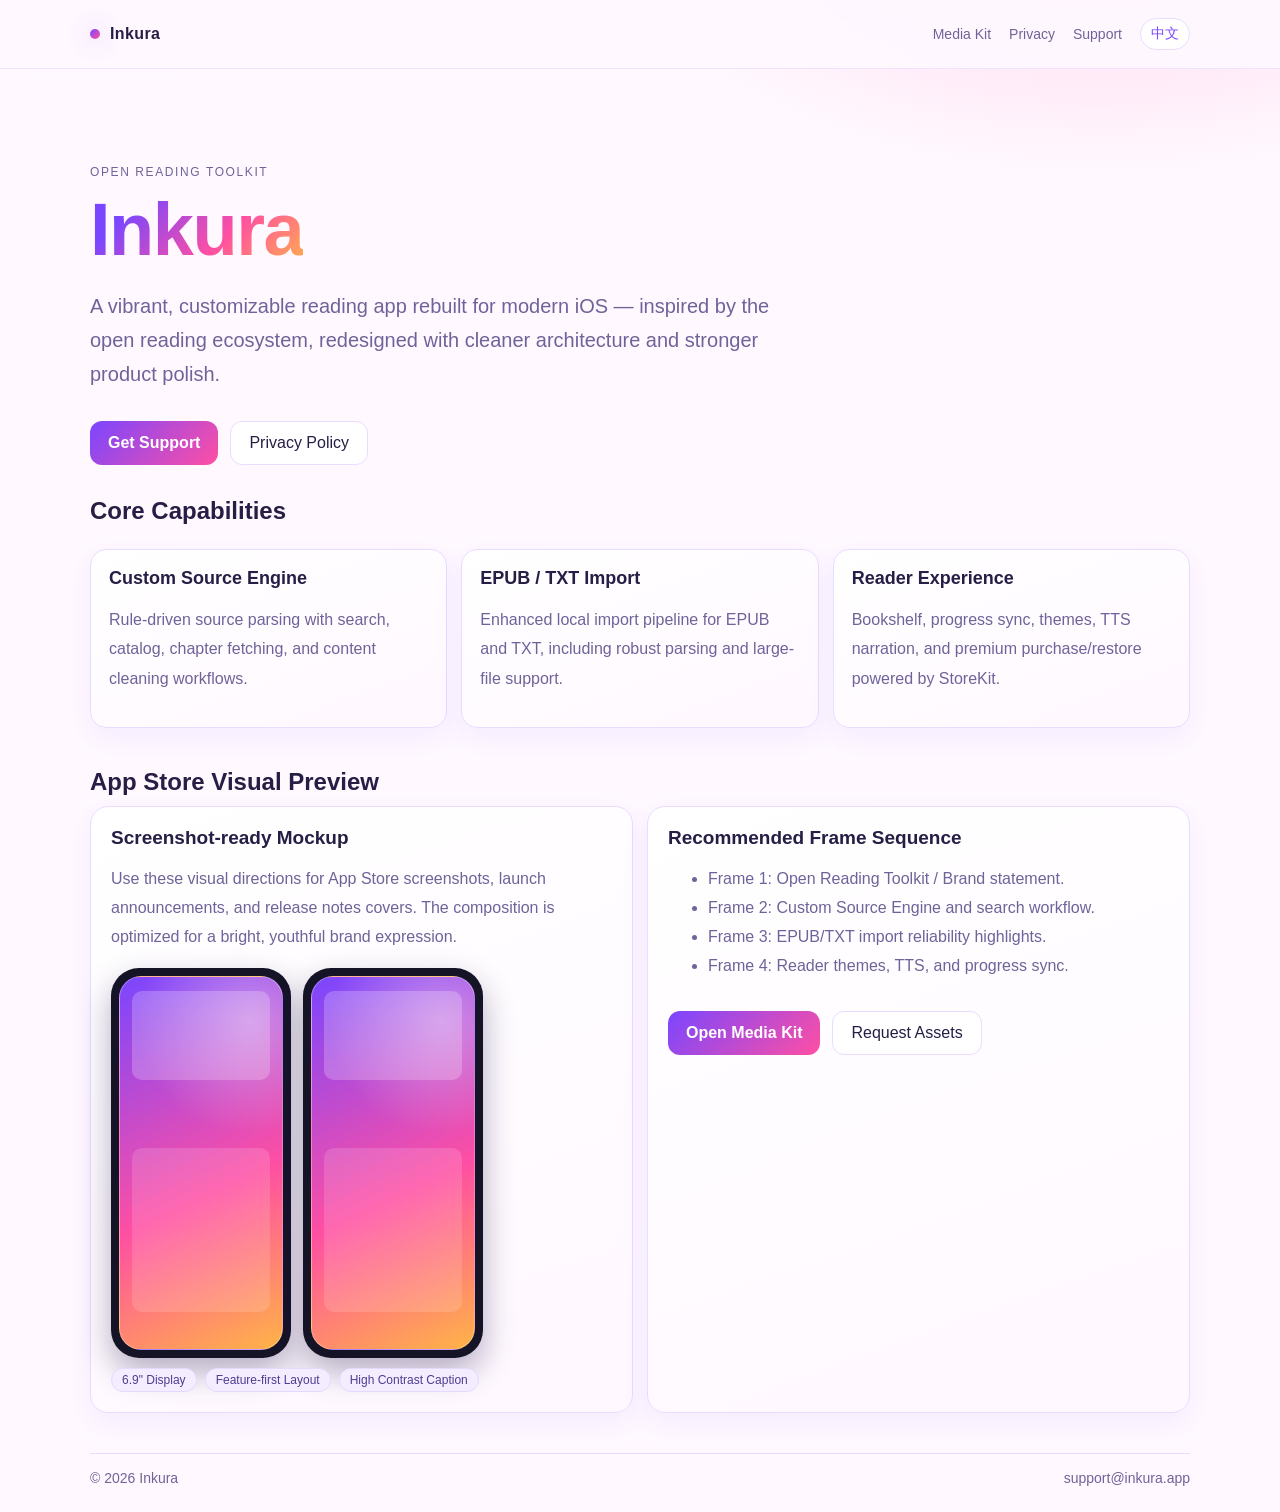
<file: index.html>
<!doctype html>
<html lang="en">
<head>
  <meta charset="UTF-8" />
  <meta name="viewport" content="width=device-width, initial-scale=1.0" />
  <title>Inkura · Vibrant Reading Toolkit</title>
  <meta name="description" content="Inkura is a modern reading toolkit with custom sources, local EPUB/TXT import, and immersive reading experience." />
  <link rel="stylesheet" href="./styles.css" />
</head>
<body>
  <header class="topbar">
    <div class="shell topbar-inner">
      <a class="brand" href="./index.html"><span class="dot"></span>Inkura</a>
      <nav class="nav">
        <a href="./media-kit.html">Media Kit</a>
        <a href="./privacy.html">Privacy</a>
        <a href="./support.html">Support</a>
        <a class="lang" href="./zh/index.html">中文</a>
      </nav>
    </div>
  </header>

  <main class="shell">
    <section class="hero">
      <p class="eyebrow">Open Reading Toolkit</p>
      <h1><span class="gradient-text">Inkura</span></h1>
      <p class="subtitle">A vibrant, customizable reading app rebuilt for modern iOS — inspired by the open reading ecosystem, redesigned with cleaner architecture and stronger product polish.</p>
      <div class="actions">
        <a class="btn primary" href="./support.html">Get Support</a>
        <a class="btn" href="./privacy.html">Privacy Policy</a>
      </div>
    </section>

    <section>
      <h2 class="section-title">Core Capabilities</h2>
      <div class="grid">
        <article class="card">
          <h3>Custom Source Engine</h3>
          <p>Rule-driven source parsing with search, catalog, chapter fetching, and content cleaning workflows.</p>
        </article>
        <article class="card">
          <h3>EPUB / TXT Import</h3>
          <p>Enhanced local import pipeline for EPUB and TXT, including robust parsing and large-file support.</p>
        </article>
        <article class="card">
          <h3>Reader Experience</h3>
          <p>Bookshelf, progress sync, themes, TTS narration, and premium purchase/restore powered by StoreKit.</p>
        </article>
      </div>
    </section>

    <section>
      <h2 class="section-title">App Store Visual Preview</h2>
      <div class="showcase">
        <article class="panel">
          <h3>Screenshot-ready Mockup</h3>
          <p>Use these visual directions for App Store screenshots, launch announcements, and release notes covers. The composition is optimized for a bright, youthful brand expression.</p>
          <div class="mockup-wrap">
            <div class="phone"><div class="phone-screen"></div></div>
            <div class="phone"><div class="phone-screen"></div></div>
          </div>
          <div class="chips">
            <span class="chip">6.9" Display</span>
            <span class="chip">Feature-first Layout</span>
            <span class="chip">High Contrast Caption</span>
          </div>
        </article>
        <article class="panel">
          <h3>Recommended Frame Sequence</h3>
          <ul>
            <li>Frame 1: Open Reading Toolkit / Brand statement.</li>
            <li>Frame 2: Custom Source Engine and search workflow.</li>
            <li>Frame 3: EPUB/TXT import reliability highlights.</li>
            <li>Frame 4: Reader themes, TTS, and progress sync.</li>
          </ul>
          <div class="actions">
            <a class="btn primary" href="./media-kit.html">Open Media Kit</a>
            <a class="btn" href="mailto:support@inkura.app">Request Assets</a>
          </div>
        </article>
      </div>
    </section>

    <footer>
      <span>© 2026 Inkura</span>
      <a href="mailto:support@inkura.app">support@inkura.app</a>
    </footer>
  </main>
</body>
</html>
</file>
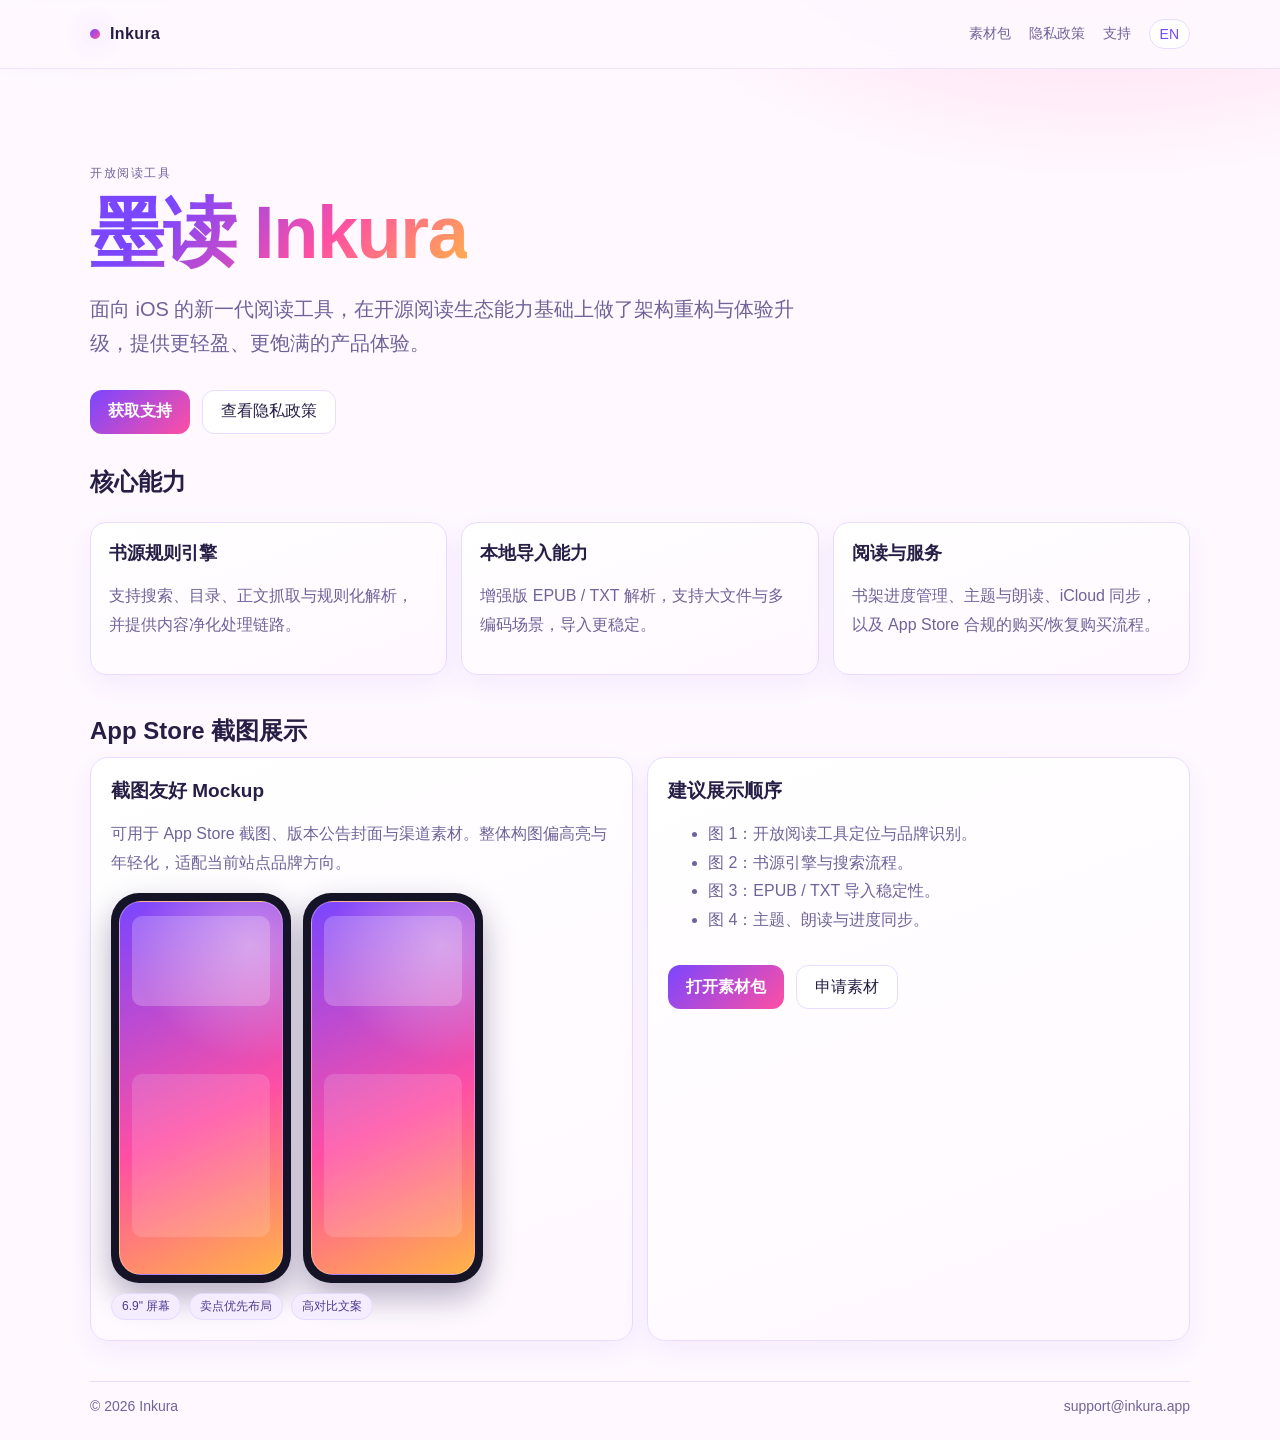
<file: zh/index.html>
<!doctype html>
<html lang="zh-CN">
<head>
  <meta charset="UTF-8" />
  <meta name="viewport" content="width=device-width, initial-scale=1.0" />
  <title>Inkura · 墨读</title>
  <meta name="description" content="墨读 Inkura，基于开源阅读生态重构的现代化阅读工具。" />
  <link rel="stylesheet" href="../styles.css" />
</head>
<body>
  <header class="topbar">
    <div class="shell topbar-inner">
      <a class="brand" href="./index.html"><span class="dot"></span>Inkura</a>
      <nav class="nav">
        <a href="./media-kit.html">素材包</a>
        <a href="./privacy.html">隐私政策</a>
        <a href="./support.html">支持</a>
        <a class="lang" href="../index.html">EN</a>
      </nav>
    </div>
  </header>

  <main class="shell">
    <section class="hero">
      <p class="eyebrow">开放阅读工具</p>
      <h1><span class="gradient-text">墨读 Inkura</span></h1>
      <p class="subtitle">面向 iOS 的新一代阅读工具，在开源阅读生态能力基础上做了架构重构与体验升级，提供更轻盈、更饱满的产品体验。</p>
      <div class="actions">
        <a class="btn primary" href="./support.html">获取支持</a>
        <a class="btn" href="./privacy.html">查看隐私政策</a>
      </div>
    </section>

    <section>
      <h2 class="section-title">核心能力</h2>
      <div class="grid">
        <article class="card">
          <h3>书源规则引擎</h3>
          <p>支持搜索、目录、正文抓取与规则化解析，并提供内容净化处理链路。</p>
        </article>
        <article class="card">
          <h3>本地导入能力</h3>
          <p>增强版 EPUB / TXT 解析，支持大文件与多编码场景，导入更稳定。</p>
        </article>
        <article class="card">
          <h3>阅读与服务</h3>
          <p>书架进度管理、主题与朗读、iCloud 同步，以及 App Store 合规的购买/恢复购买流程。</p>
        </article>
      </div>
    </section>

    <section>
      <h2 class="section-title">App Store 截图展示</h2>
      <div class="showcase">
        <article class="panel">
          <h3>截图友好 Mockup</h3>
          <p>可用于 App Store 截图、版本公告封面与渠道素材。整体构图偏高亮与年轻化，适配当前站点品牌方向。</p>
          <div class="mockup-wrap">
            <div class="phone"><div class="phone-screen"></div></div>
            <div class="phone"><div class="phone-screen"></div></div>
          </div>
          <div class="chips">
            <span class="chip">6.9" 屏幕</span>
            <span class="chip">卖点优先布局</span>
            <span class="chip">高对比文案</span>
          </div>
        </article>
        <article class="panel">
          <h3>建议展示顺序</h3>
          <ul>
            <li>图 1：开放阅读工具定位与品牌识别。</li>
            <li>图 2：书源引擎与搜索流程。</li>
            <li>图 3：EPUB / TXT 导入稳定性。</li>
            <li>图 4：主题、朗读与进度同步。</li>
          </ul>
          <div class="actions">
            <a class="btn primary" href="./media-kit.html">打开素材包</a>
            <a class="btn" href="mailto:support@inkura.app">申请素材</a>
          </div>
        </article>
      </div>
    </section>

    <footer>
      <span>© 2026 Inkura</span>
      <a href="mailto:support@inkura.app">support@inkura.app</a>
    </footer>
  </main>
</body>
</html>
</file>
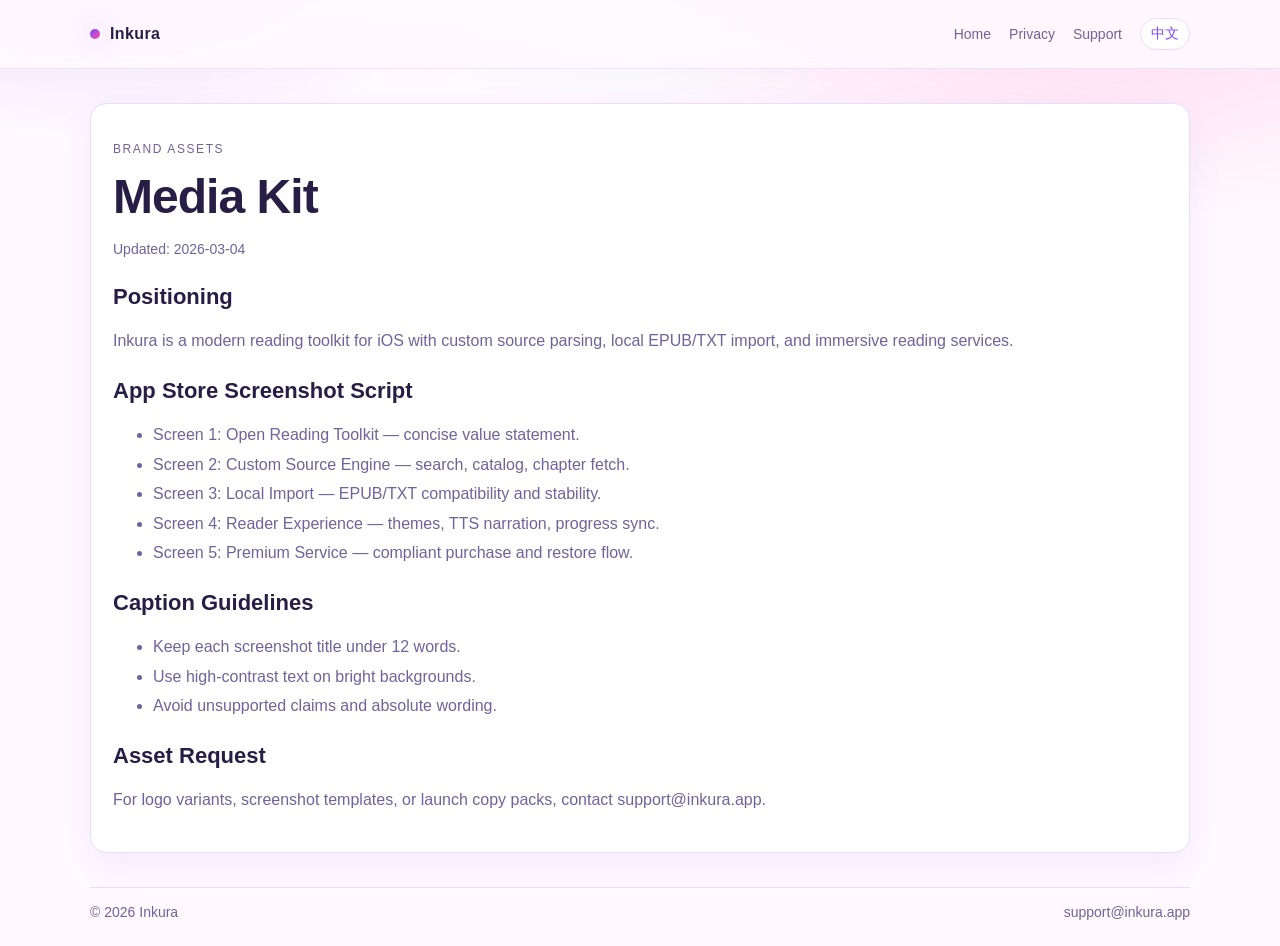
<file: media-kit.html>
<!doctype html>
<html lang="en">
<head>
  <meta charset="UTF-8" />
  <meta name="viewport" content="width=device-width, initial-scale=1.0" />
  <title>Inkura · Media Kit</title>
  <meta name="description" content="Inkura media kit for App Store screenshots, feature copy, and brand usage." />
  <link rel="stylesheet" href="./styles.css" />
</head>
<body>
  <header class="topbar">
    <div class="shell topbar-inner">
      <a class="brand" href="./index.html"><span class="dot"></span>Inkura</a>
      <nav class="nav">
        <a href="./index.html">Home</a>
        <a href="./privacy.html">Privacy</a>
        <a href="./support.html">Support</a>
        <a class="lang" href="./zh/media-kit.html">中文</a>
      </nav>
    </div>
  </header>

  <main class="shell">
    <article class="doc">
      <p class="eyebrow">Brand Assets</p>
      <h1>Media Kit</h1>
      <p class="meta">Updated: 2026-03-04</p>

      <h2>Positioning</h2>
      <p>Inkura is a modern reading toolkit for iOS with custom source parsing, local EPUB/TXT import, and immersive reading services.</p>

      <h2>App Store Screenshot Script</h2>
      <ul>
        <li>Screen 1: Open Reading Toolkit — concise value statement.</li>
        <li>Screen 2: Custom Source Engine — search, catalog, chapter fetch.</li>
        <li>Screen 3: Local Import — EPUB/TXT compatibility and stability.</li>
        <li>Screen 4: Reader Experience — themes, TTS narration, progress sync.</li>
        <li>Screen 5: Premium Service — compliant purchase and restore flow.</li>
      </ul>

      <h2>Caption Guidelines</h2>
      <ul>
        <li>Keep each screenshot title under 12 words.</li>
        <li>Use high-contrast text on bright backgrounds.</li>
        <li>Avoid unsupported claims and absolute wording.</li>
      </ul>

      <h2>Asset Request</h2>
      <p>For logo variants, screenshot templates, or launch copy packs, contact <a href="mailto:support@inkura.app">support@inkura.app</a>.</p>
    </article>

    <footer>
      <span>© 2026 Inkura</span>
      <a href="mailto:support@inkura.app">support@inkura.app</a>
    </footer>
  </main>
</body>
</html>
</file>
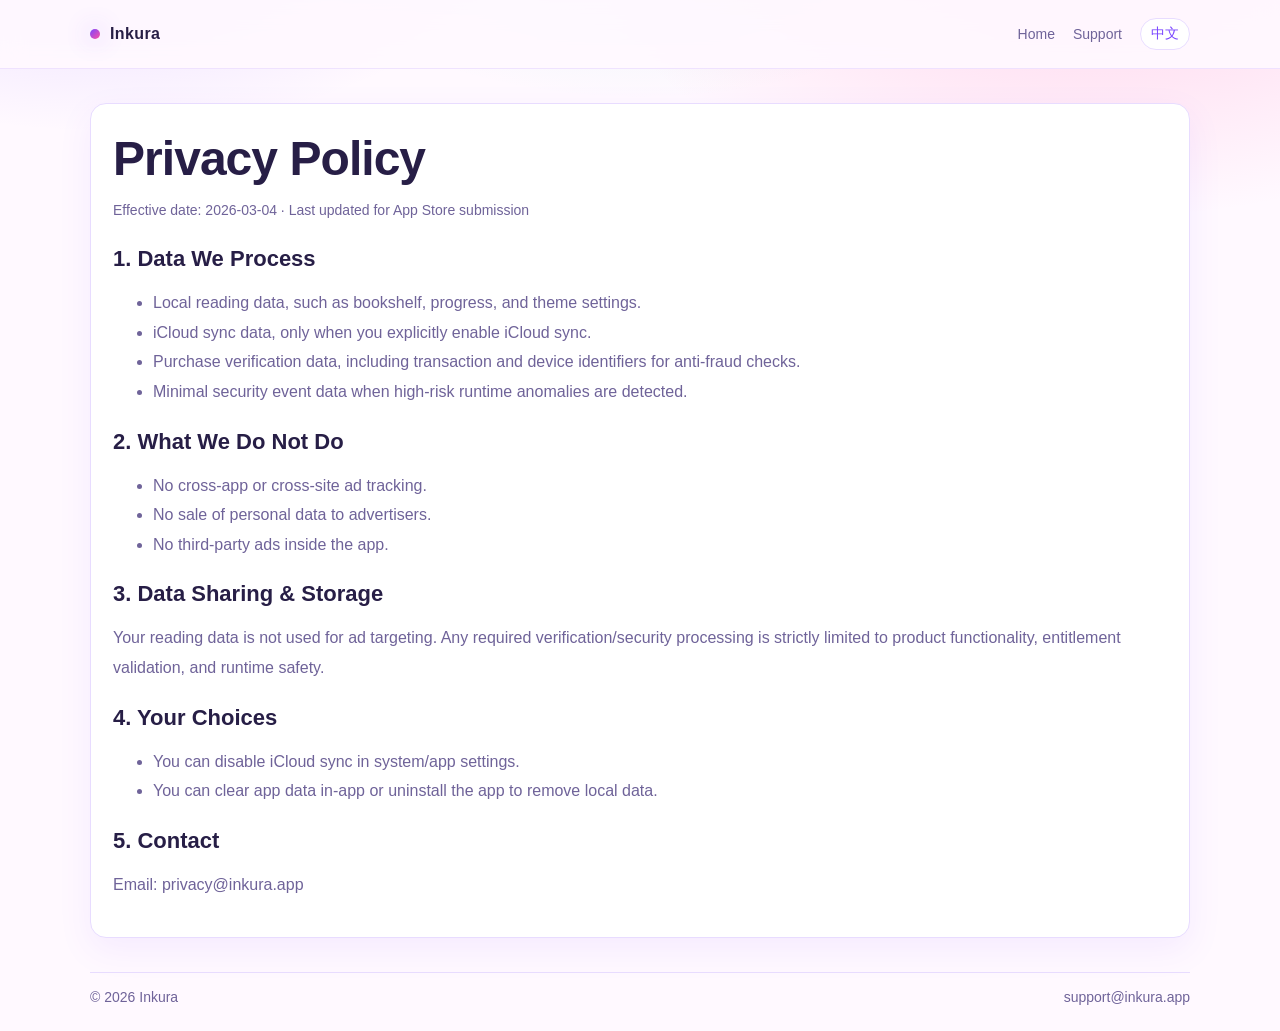
<file: privacy.html>
<!doctype html>
<html lang="en">
<head>
  <meta charset="UTF-8" />
  <meta name="viewport" content="width=device-width, initial-scale=1.0" />
  <title>Privacy Policy · Inkura</title>
  <meta name="description" content="Privacy and data processing statement for Inkura reading app." />
  <link rel="stylesheet" href="./styles.css" />
</head>
<body>
  <header class="topbar">
    <div class="shell topbar-inner">
      <a class="brand" href="./index.html"><span class="dot"></span>Inkura</a>
      <nav class="nav">
        <a href="./index.html">Home</a>
        <a href="./support.html">Support</a>
        <a class="lang" href="./zh/privacy.html">中文</a>
      </nav>
    </div>
  </header>

  <main class="shell">
    <section class="doc">
      <h1>Privacy Policy</h1>
      <p class="meta">Effective date: 2026-03-04 · Last updated for App Store submission</p>

      <h2>1. Data We Process</h2>
      <ul>
        <li>Local reading data, such as bookshelf, progress, and theme settings.</li>
        <li>iCloud sync data, only when you explicitly enable iCloud sync.</li>
        <li>Purchase verification data, including transaction and device identifiers for anti-fraud checks.</li>
        <li>Minimal security event data when high-risk runtime anomalies are detected.</li>
      </ul>

      <h2>2. What We Do Not Do</h2>
      <ul>
        <li>No cross-app or cross-site ad tracking.</li>
        <li>No sale of personal data to advertisers.</li>
        <li>No third-party ads inside the app.</li>
      </ul>

      <h2>3. Data Sharing & Storage</h2>
      <p>Your reading data is not used for ad targeting. Any required verification/security processing is strictly limited to product functionality, entitlement validation, and runtime safety.</p>

      <h2>4. Your Choices</h2>
      <ul>
        <li>You can disable iCloud sync in system/app settings.</li>
        <li>You can clear app data in-app or uninstall the app to remove local data.</li>
      </ul>

      <h2>5. Contact</h2>
      <p>Email: <a href="mailto:privacy@inkura.app">privacy@inkura.app</a></p>
    </section>

    <footer>
      <span>© 2026 Inkura</span>
      <a href="mailto:support@inkura.app">support@inkura.app</a>
    </footer>
  </main>
</body>
</html>
</file>
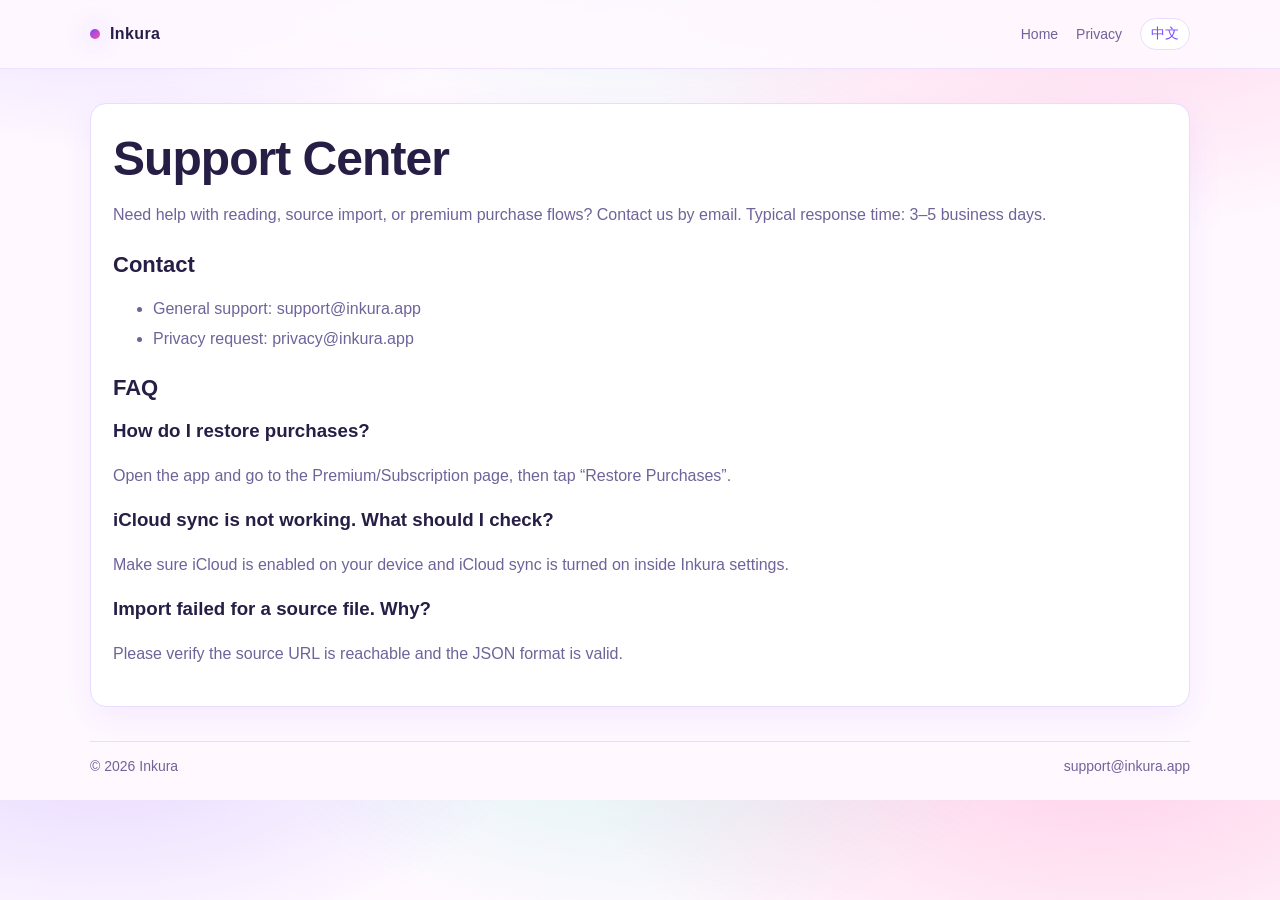
<file: support.html>
<!doctype html>
<html lang="en">
<head>
  <meta charset="UTF-8" />
  <meta name="viewport" content="width=device-width, initial-scale=1.0" />
  <title>Support · Inkura</title>
  <meta name="description" content="Inkura support center, purchase help, and troubleshooting." />
  <link rel="stylesheet" href="./styles.css" />
</head>
<body>
  <header class="topbar">
    <div class="shell topbar-inner">
      <a class="brand" href="./index.html"><span class="dot"></span>Inkura</a>
      <nav class="nav">
        <a href="./index.html">Home</a>
        <a href="./privacy.html">Privacy</a>
        <a class="lang" href="./zh/support.html">中文</a>
      </nav>
    </div>
  </header>

  <main class="shell">
    <section class="doc">
      <h1>Support Center</h1>
      <p>Need help with reading, source import, or premium purchase flows? Contact us by email. Typical response time: 3–5 business days.</p>

      <h2>Contact</h2>
      <ul>
        <li>General support: <a href="mailto:support@inkura.app">support@inkura.app</a></li>
        <li>Privacy request: <a href="mailto:privacy@inkura.app">privacy@inkura.app</a></li>
      </ul>

      <h2>FAQ</h2>

      <h3>How do I restore purchases?</h3>
      <p>Open the app and go to the Premium/Subscription page, then tap “Restore Purchases”.</p>

      <h3>iCloud sync is not working. What should I check?</h3>
      <p>Make sure iCloud is enabled on your device and iCloud sync is turned on inside Inkura settings.</p>

      <h3>Import failed for a source file. Why?</h3>
      <p>Please verify the source URL is reachable and the JSON format is valid.</p>
    </section>

    <footer>
      <span>© 2026 Inkura</span>
      <a href="mailto:support@inkura.app">support@inkura.app</a>
    </footer>
  </main>
</body>
</html>
</file>
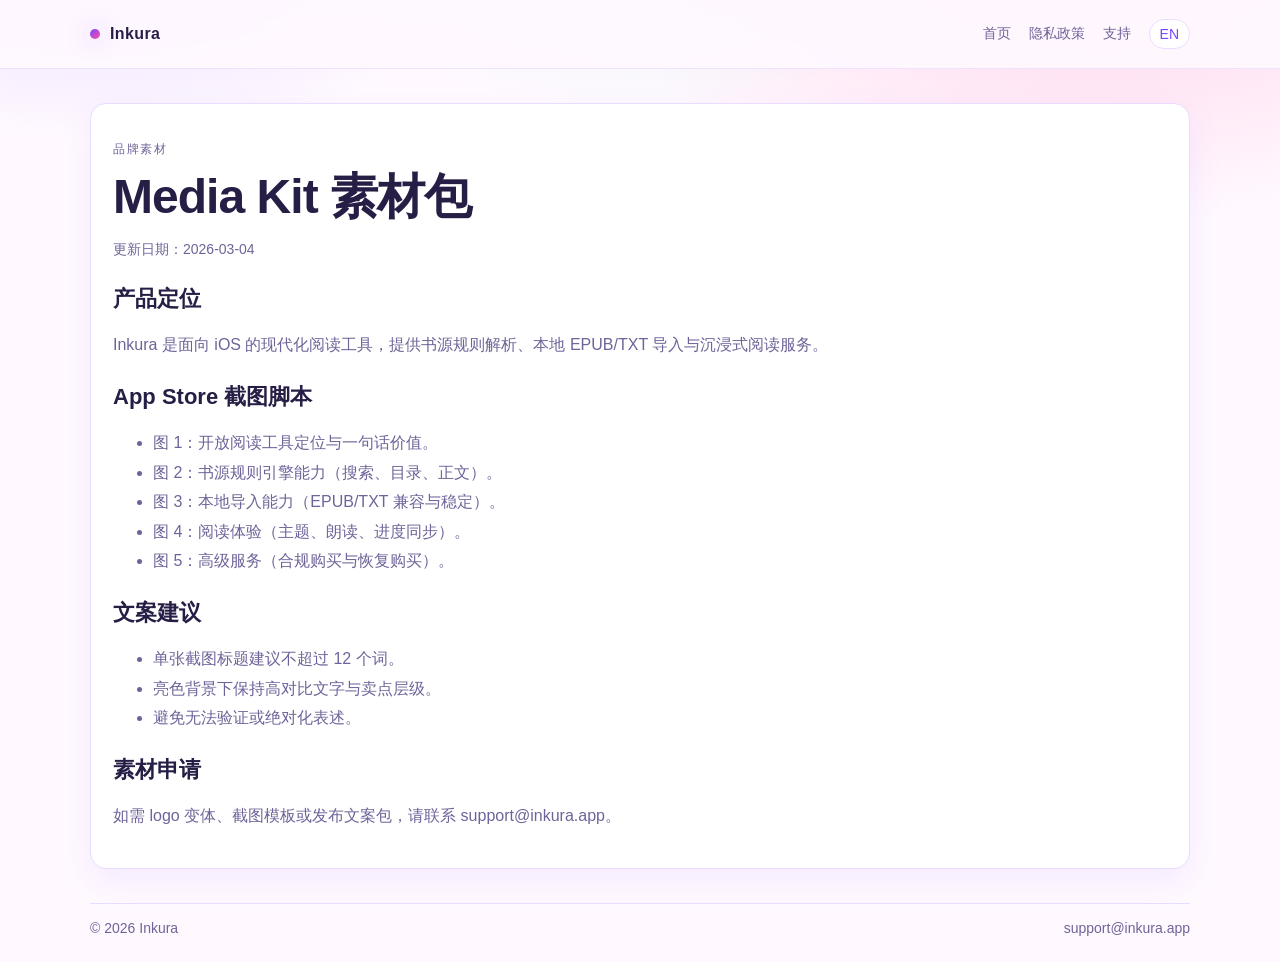
<file: zh/media-kit.html>
<!doctype html>
<html lang="zh-CN">
<head>
  <meta charset="UTF-8" />
  <meta name="viewport" content="width=device-width, initial-scale=1.0" />
  <title>Inkura · 素材包</title>
  <meta name="description" content="Inkura 素材包：用于 App Store 截图文案、品牌展示与发布素材。" />
  <link rel="stylesheet" href="../styles.css" />
</head>
<body>
  <header class="topbar">
    <div class="shell topbar-inner">
      <a class="brand" href="./index.html"><span class="dot"></span>Inkura</a>
      <nav class="nav">
        <a href="./index.html">首页</a>
        <a href="./privacy.html">隐私政策</a>
        <a href="./support.html">支持</a>
        <a class="lang" href="../media-kit.html">EN</a>
      </nav>
    </div>
  </header>

  <main class="shell">
    <article class="doc">
      <p class="eyebrow">品牌素材</p>
      <h1>Media Kit 素材包</h1>
      <p class="meta">更新日期：2026-03-04</p>

      <h2>产品定位</h2>
      <p>Inkura 是面向 iOS 的现代化阅读工具，提供书源规则解析、本地 EPUB/TXT 导入与沉浸式阅读服务。</p>

      <h2>App Store 截图脚本</h2>
      <ul>
        <li>图 1：开放阅读工具定位与一句话价值。</li>
        <li>图 2：书源规则引擎能力（搜索、目录、正文）。</li>
        <li>图 3：本地导入能力（EPUB/TXT 兼容与稳定）。</li>
        <li>图 4：阅读体验（主题、朗读、进度同步）。</li>
        <li>图 5：高级服务（合规购买与恢复购买）。</li>
      </ul>

      <h2>文案建议</h2>
      <ul>
        <li>单张截图标题建议不超过 12 个词。</li>
        <li>亮色背景下保持高对比文字与卖点层级。</li>
        <li>避免无法验证或绝对化表述。</li>
      </ul>

      <h2>素材申请</h2>
      <p>如需 logo 变体、截图模板或发布文案包，请联系 <a href="mailto:support@inkura.app">support@inkura.app</a>。</p>
    </article>

    <footer>
      <span>© 2026 Inkura</span>
      <a href="mailto:support@inkura.app">support@inkura.app</a>
    </footer>
  </main>
</body>
</html>
</file>
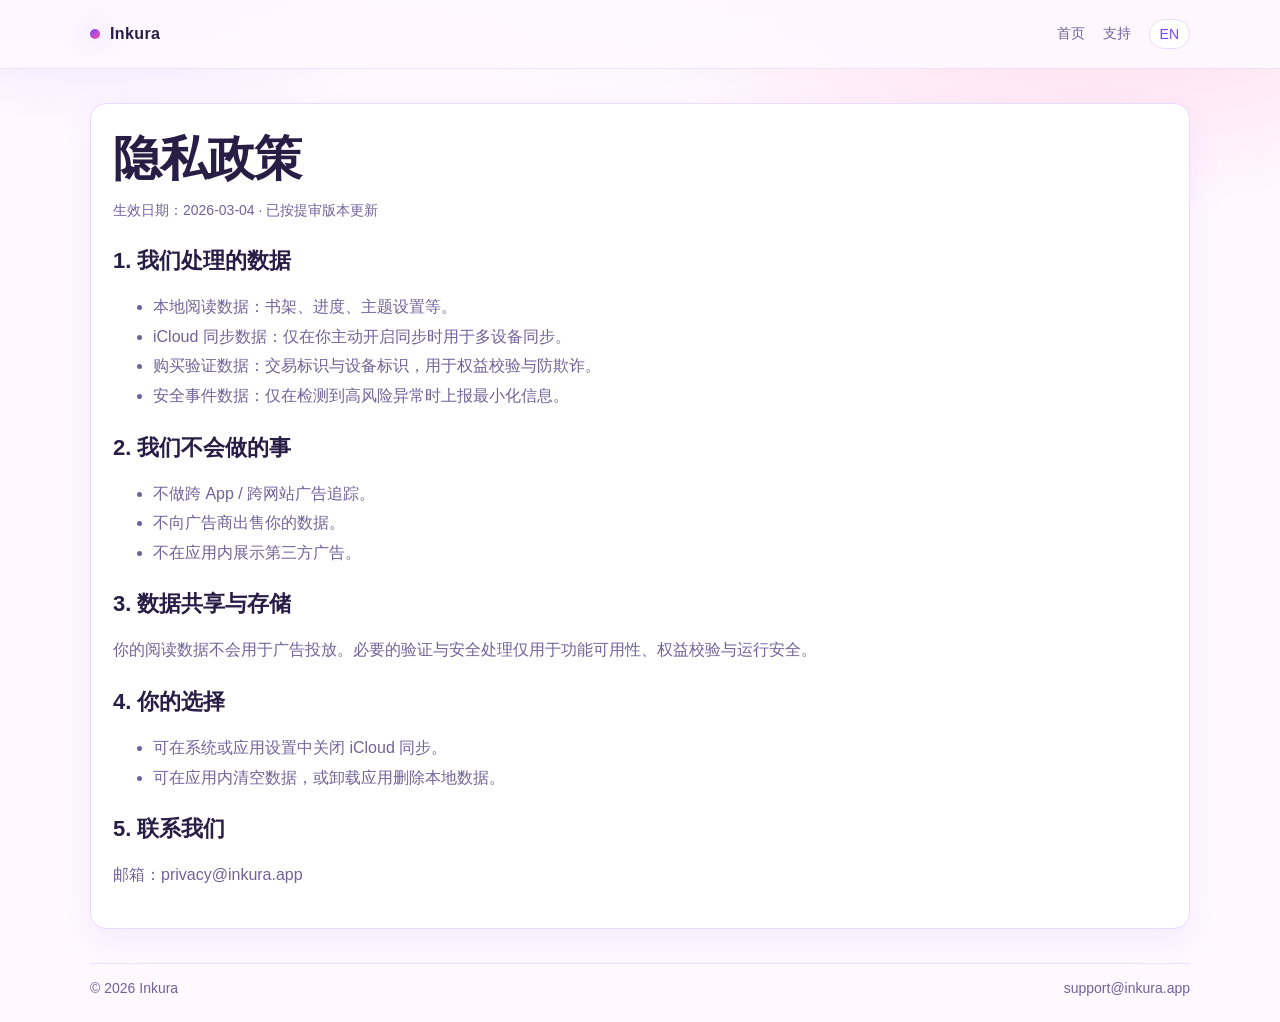
<file: zh/privacy.html>
<!doctype html>
<html lang="zh-CN">
<head>
  <meta charset="UTF-8" />
  <meta name="viewport" content="width=device-width, initial-scale=1.0" />
  <title>隐私政策 · Inkura</title>
  <meta name="description" content="Inkura 墨读隐私与数据处理说明" />
  <link rel="stylesheet" href="../styles.css" />
</head>
<body>
  <header class="topbar">
    <div class="shell topbar-inner">
      <a class="brand" href="./index.html"><span class="dot"></span>Inkura</a>
      <nav class="nav">
        <a href="./index.html">首页</a>
        <a href="./support.html">支持</a>
        <a class="lang" href="../privacy.html">EN</a>
      </nav>
    </div>
  </header>

  <main class="shell">
    <section class="doc">
      <h1>隐私政策</h1>
      <p class="meta">生效日期：2026-03-04 · 已按提审版本更新</p>

      <h2>1. 我们处理的数据</h2>
      <ul>
        <li>本地阅读数据：书架、进度、主题设置等。</li>
        <li>iCloud 同步数据：仅在你主动开启同步时用于多设备同步。</li>
        <li>购买验证数据：交易标识与设备标识，用于权益校验与防欺诈。</li>
        <li>安全事件数据：仅在检测到高风险异常时上报最小化信息。</li>
      </ul>

      <h2>2. 我们不会做的事</h2>
      <ul>
        <li>不做跨 App / 跨网站广告追踪。</li>
        <li>不向广告商出售你的数据。</li>
        <li>不在应用内展示第三方广告。</li>
      </ul>

      <h2>3. 数据共享与存储</h2>
      <p>你的阅读数据不会用于广告投放。必要的验证与安全处理仅用于功能可用性、权益校验与运行安全。</p>

      <h2>4. 你的选择</h2>
      <ul>
        <li>可在系统或应用设置中关闭 iCloud 同步。</li>
        <li>可在应用内清空数据，或卸载应用删除本地数据。</li>
      </ul>

      <h2>5. 联系我们</h2>
      <p>邮箱：<a href="mailto:privacy@inkura.app">privacy@inkura.app</a></p>
    </section>

    <footer>
      <span>© 2026 Inkura</span>
      <a href="mailto:support@inkura.app">support@inkura.app</a>
    </footer>
  </main>
</body>
</html>
</file>
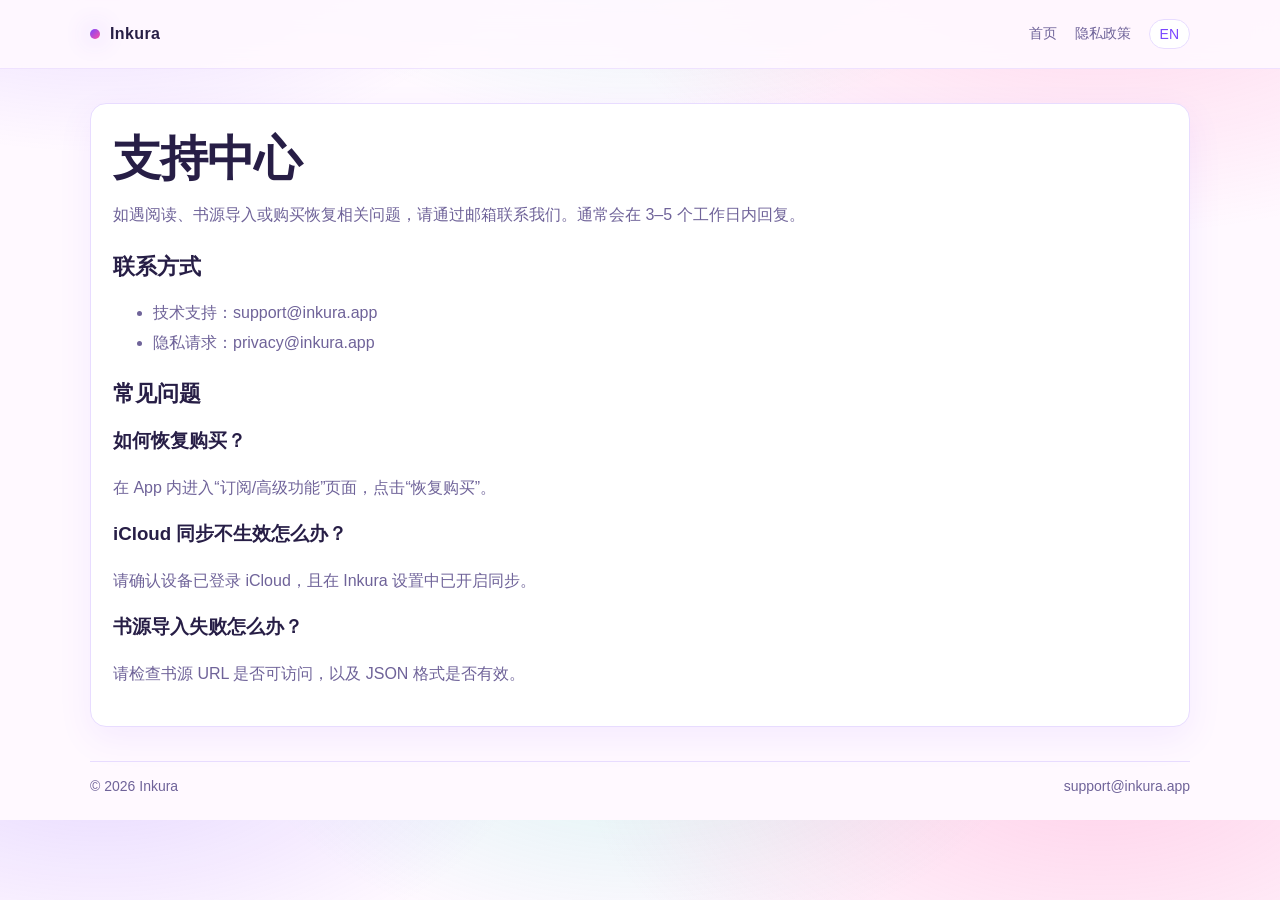
<file: zh/support.html>
<!doctype html>
<html lang="zh-CN">
<head>
  <meta charset="UTF-8" />
  <meta name="viewport" content="width=device-width, initial-scale=1.0" />
  <title>支持 · Inkura</title>
  <meta name="description" content="Inkura 墨读支持中心与常见问题" />
  <link rel="stylesheet" href="../styles.css" />
</head>
<body>
  <header class="topbar">
    <div class="shell topbar-inner">
      <a class="brand" href="./index.html"><span class="dot"></span>Inkura</a>
      <nav class="nav">
        <a href="./index.html">首页</a>
        <a href="./privacy.html">隐私政策</a>
        <a class="lang" href="../support.html">EN</a>
      </nav>
    </div>
  </header>

  <main class="shell">
    <section class="doc">
      <h1>支持中心</h1>
      <p>如遇阅读、书源导入或购买恢复相关问题，请通过邮箱联系我们。通常会在 3–5 个工作日内回复。</p>

      <h2>联系方式</h2>
      <ul>
        <li>技术支持：<a href="mailto:support@inkura.app">support@inkura.app</a></li>
        <li>隐私请求：<a href="mailto:privacy@inkura.app">privacy@inkura.app</a></li>
      </ul>

      <h2>常见问题</h2>

      <h3>如何恢复购买？</h3>
      <p>在 App 内进入“订阅/高级功能”页面，点击“恢复购买”。</p>

      <h3>iCloud 同步不生效怎么办？</h3>
      <p>请确认设备已登录 iCloud，且在 Inkura 设置中已开启同步。</p>

      <h3>书源导入失败怎么办？</h3>
      <p>请检查书源 URL 是否可访问，以及 JSON 格式是否有效。</p>
    </section>

    <footer>
      <span>© 2026 Inkura</span>
      <a href="mailto:support@inkura.app">support@inkura.app</a>
    </footer>
  </main>
</body>
</html>
</file>
<file: styles.css>
:root {
  --bg: #fff9ff;
  --bg-soft: #f8f3ff;
  --card: #ffffff;
  --line: #e8dcff;
  --text: #271e46;
  --muted: #6f6399;
  --accent: #7a46ff;
  --accent-soft: #ff4fa3;
  --mint: #22d3b6;
  --sun: #ffb347;
}

* {
  box-sizing: border-box;
}

html,
body {
  margin: 0;
  padding: 0;
}

body {
  font-family: Inter, -apple-system, BlinkMacSystemFont, "Segoe UI", Roboto, "PingFang SC", "Microsoft YaHei", sans-serif;
  color: var(--text);
  background:
    radial-gradient(900px 520px at 86% -8%, rgba(255, 79, 163, 0.24), transparent 58%),
    radial-gradient(760px 420px at 8% -10%, rgba(122, 70, 255, 0.2), transparent 56%),
    radial-gradient(700px 420px at 50% -14%, rgba(34, 211, 182, 0.18), transparent 58%),
    var(--bg);
}

a {
  color: inherit;
  text-decoration: none;
}

.shell {
  width: min(1100px, 92vw);
  margin: 0 auto;
}

.topbar {
  position: sticky;
  top: 0;
  z-index: 10;
  backdrop-filter: blur(12px);
  background: rgba(255, 249, 255, 0.9);
  border-bottom: 1px solid rgba(122, 70, 255, 0.12);
}

.topbar-inner {
  height: 68px;
  display: flex;
  align-items: center;
  justify-content: space-between;
}

.brand {
  display: flex;
  align-items: center;
  gap: 10px;
  font-weight: 700;
  letter-spacing: 0.4px;
}

.dot {
  width: 10px;
  height: 10px;
  border-radius: 50%;
  background: linear-gradient(135deg, var(--accent), var(--accent-soft));
  box-shadow: 0 0 24px rgba(122, 70, 255, 0.45);
}

.nav {
  display: flex;
  align-items: center;
  gap: 18px;
  color: var(--muted);
  font-size: 14px;
}

.nav a:hover {
  color: var(--text);
}

.lang {
  padding: 6px 10px;
  border: 1px solid var(--line);
  border-radius: 999px;
  color: var(--accent);
  background: #fff;
}

.hero {
  padding: 84px 0 28px;
}

.eyebrow {
  color: var(--muted);
  letter-spacing: 1.6px;
  text-transform: uppercase;
  font-size: 12px;
}

h1 {
  margin: 12px 0 14px;
  font-size: clamp(42px, 8vw, 74px);
  line-height: 1.05;
  letter-spacing: -0.02em;
}

.gradient-text {
  background: linear-gradient(135deg, #7a46ff 20%, #ff4fa3 62%, #ffb347 100%);
  -webkit-background-clip: text;
  background-clip: text;
  color: transparent;
}

.subtitle {
  max-width: 720px;
  color: var(--muted);
  font-size: clamp(16px, 2.2vw, 20px);
  line-height: 1.7;
}

.actions {
  margin-top: 30px;
  display: flex;
  flex-wrap: wrap;
  gap: 12px;
}

.btn {
  height: 44px;
  padding: 0 18px;
  border: 1px solid var(--line);
  border-radius: 12px;
  display: inline-flex;
  align-items: center;
  justify-content: center;
  color: var(--text);
  background: #fff;
}

.btn.primary {
  border: none;
  color: #fff;
  background: linear-gradient(135deg, #7a46ff, #ff4fa3);
  font-weight: 600;
}

.grid {
  margin: 24px 0 40px;
  display: grid;
  grid-template-columns: repeat(12, 1fr);
  gap: 14px;
}

.showcase {
  margin: 10px 0 40px;
  display: grid;
  grid-template-columns: repeat(12, 1fr);
  gap: 14px;
}

.panel {
  grid-column: span 6;
  background: linear-gradient(160deg, #fff, #fff8ff);
  border: 1px solid var(--line);
  border-radius: 18px;
  padding: 20px;
  box-shadow: 0 10px 30px rgba(122, 70, 255, 0.08);
}

.panel h3 {
  margin: 0 0 10px;
  font-size: 19px;
}

.panel p,
.panel li {
  color: var(--muted);
  line-height: 1.8;
}

.mockup-wrap {
  margin-top: 12px;
  display: flex;
  gap: 12px;
  flex-wrap: wrap;
}

.phone {
  width: 180px;
  aspect-ratio: 9 / 19.5;
  border-radius: 28px;
  padding: 8px;
  background: #151427;
  box-shadow: 0 14px 32px rgba(24, 13, 67, 0.32);
}

.phone-screen {
  width: 100%;
  height: 100%;
  border-radius: 22px;
  border: 1px solid rgba(255, 255, 255, 0.3);
  background:
    radial-gradient(circle at 80% 12%, rgba(255, 255, 255, 0.36), transparent 32%),
    linear-gradient(155deg, #7a46ff, #ff4fa3 58%, #ffb347 100%);
  position: relative;
  overflow: hidden;
}

.phone-screen::before,
.phone-screen::after {
  content: "";
  position: absolute;
  left: 12px;
  right: 12px;
  border-radius: 10px;
}

.phone-screen::before {
  top: 14px;
  height: 24%;
  background: rgba(255, 255, 255, 0.22);
}

.phone-screen::after {
  top: 46%;
  height: 44%;
  background: rgba(255, 255, 255, 0.14);
}

.chips {
  display: flex;
  flex-wrap: wrap;
  gap: 8px;
  margin-top: 10px;
}

.chip {
  display: inline-flex;
  align-items: center;
  padding: 4px 10px;
  border-radius: 999px;
  font-size: 12px;
  color: #4f3c91;
  background: #f4edff;
  border: 1px solid #e6d9ff;
}

.card {
  grid-column: span 4;
  background: linear-gradient(160deg, #fff, #fff8ff);
  border: 1px solid var(--line);
  border-radius: 16px;
  padding: 18px;
  box-shadow: 0 10px 30px rgba(122, 70, 255, 0.08);
}

.card h3 {
  margin: 0 0 10px;
  font-size: 18px;
}

.card p,
.doc p,
.doc li {
  color: var(--muted);
  line-height: 1.85;
}

.section-title {
  margin: 4px 0 10px;
  font-size: 24px;
}

.doc {
  margin: 34px 0;
  padding: 22px;
  border-radius: 16px;
  border: 1px solid var(--line);
  background: var(--card);
  box-shadow: 0 12px 34px rgba(122, 70, 255, 0.08);
}

.doc h1 {
  font-size: clamp(32px, 6vw, 48px);
  margin: 8px 0 10px;
}

.doc h2 {
  margin: 22px 0 10px;
  font-size: 22px;
}

.meta {
  color: var(--muted);
  font-size: 14px;
}

footer {
  margin: 22px 0 26px;
  border-top: 1px solid var(--line);
  padding-top: 16px;
  color: var(--muted);
  display: flex;
  justify-content: space-between;
  align-items: center;
  gap: 12px;
  font-size: 14px;
}

@media (max-width: 900px) {
  .card {
    grid-column: span 6;
  }

  .panel {
    grid-column: span 12;
  }
}

@media (max-width: 640px) {
  .topbar-inner {
    height: auto;
    padding: 12px 0;
    flex-direction: column;
    align-items: flex-start;
    gap: 10px;
  }

  .hero {
    padding-top: 48px;
  }

  .card {
    grid-column: span 12;
  }

  footer {
    flex-direction: column;
    align-items: flex-start;
  }
}
</file>
